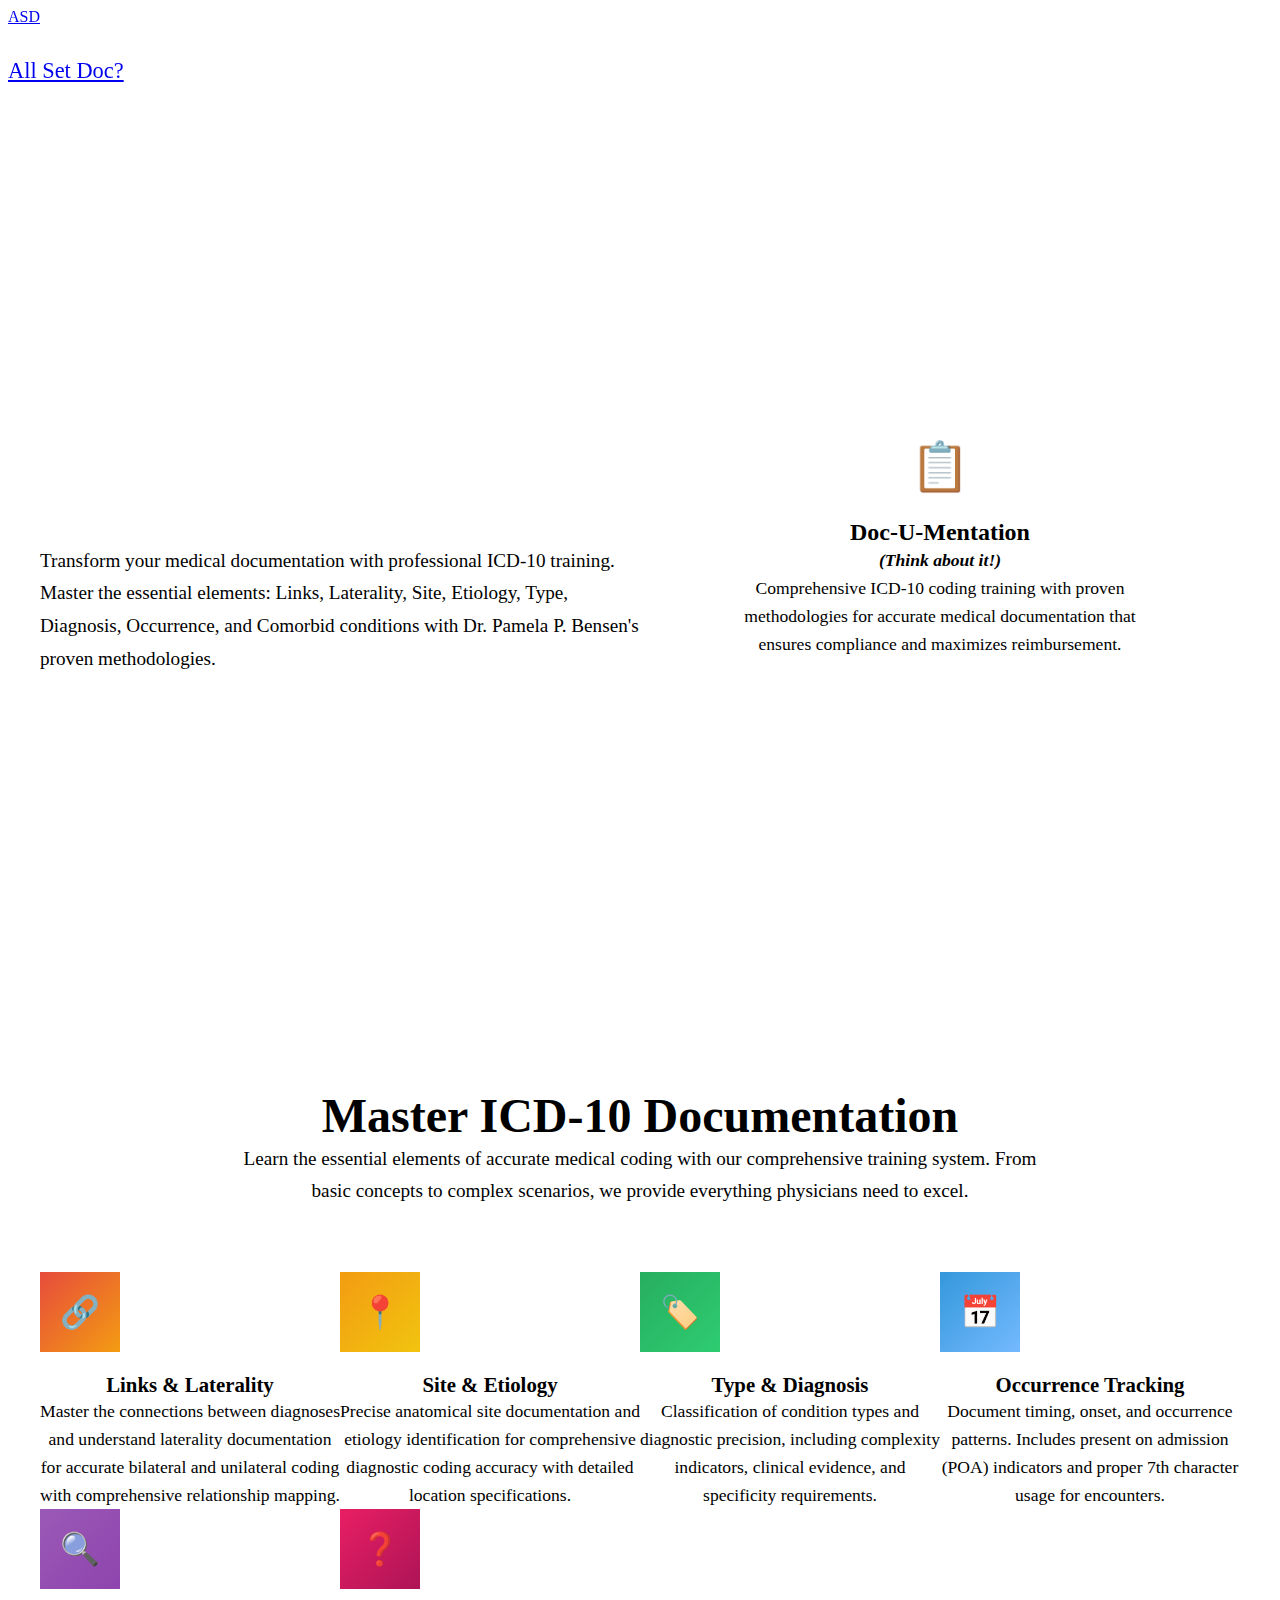
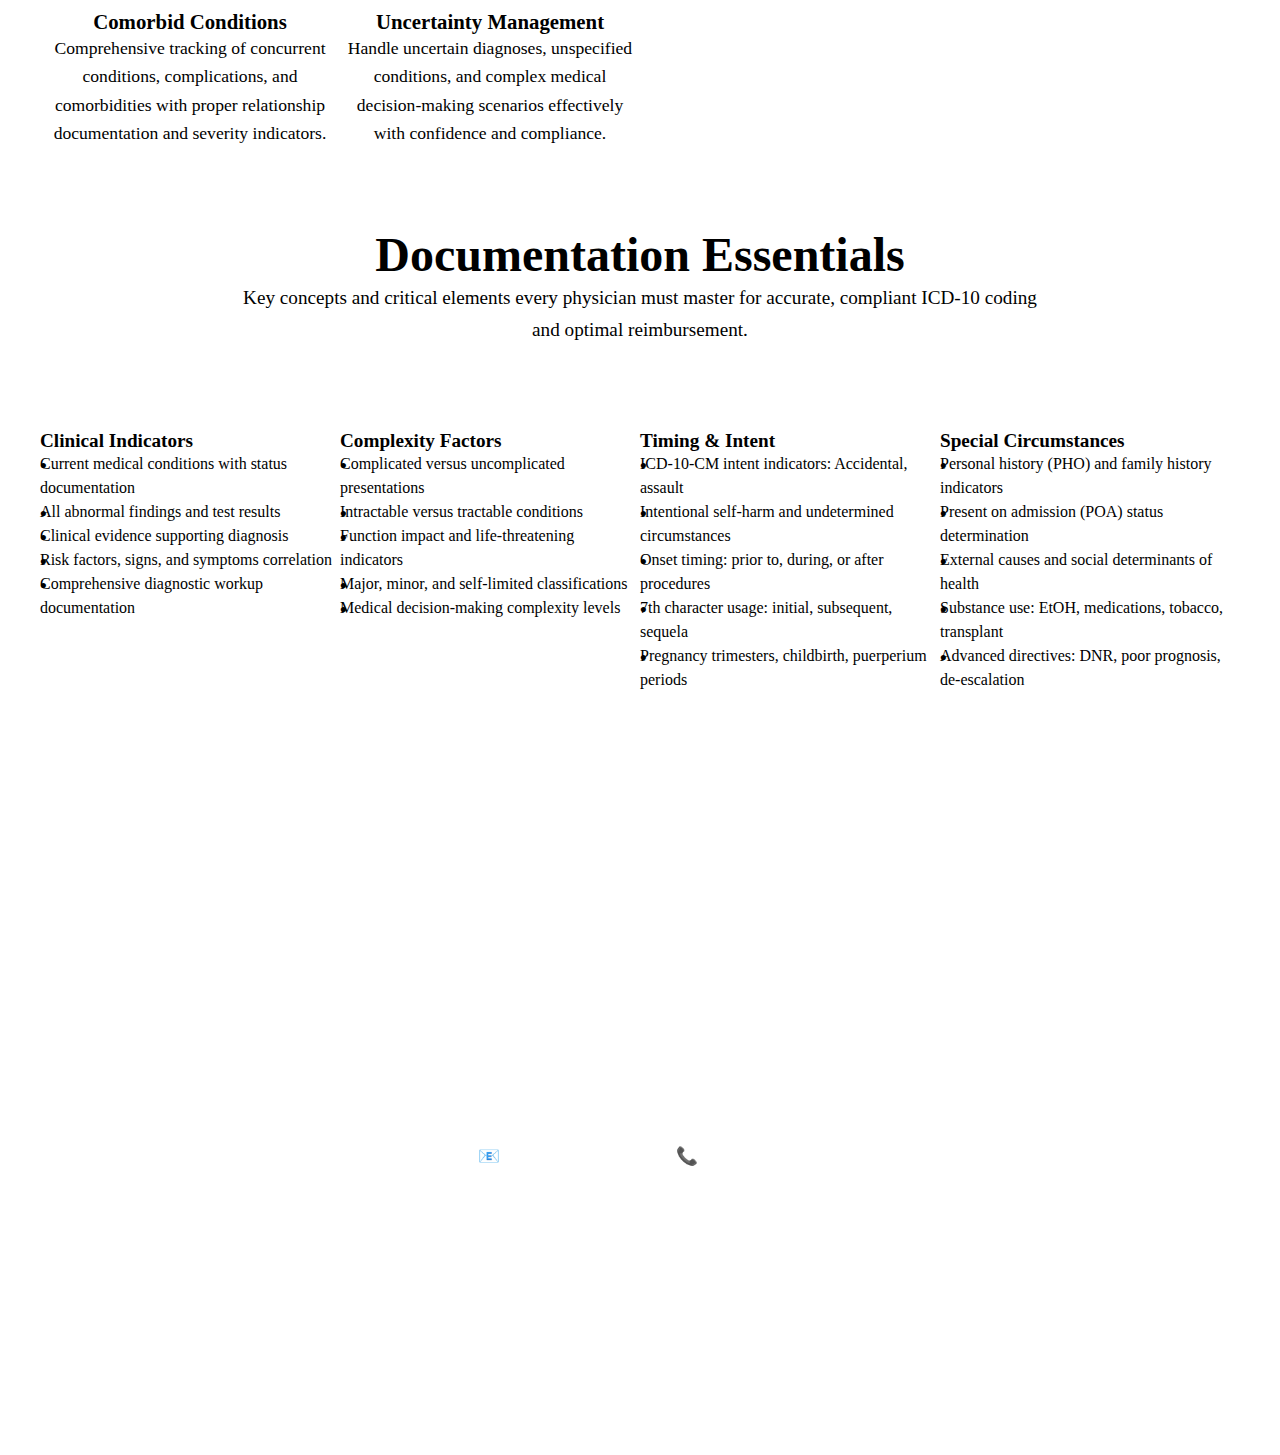
<file: index.html>
<!DOCTYPE html>
<html lang="en">
<head>
    <meta charset="UTF-8">
    <meta name="viewport" content="width=device-width, initial-scale=1.0">
    <title>All Set Doc? - Professional ICD-10 Documentation Training</title>
    <meta name="description" content="Professional ICD-10 documentation training and resources for physicians. Master essential elements with Dr. Pamela P. Bensen's proven methodologies.">
    <link rel="stylesheet" href="css/main.css">
    <link rel="stylesheet" href="css/homepage.css">
</head>
<body>
    <!-- Header -->
    <header class="header">
        <nav class="nav-container">
            <a href="index.html" class="logo">
                <div class="logo-icon">ASD</div>
                All Set Doc?
            </a>
        </nav>
    </header>

    <!-- Hero Section -->
    <section class="hero" id="home">
        <div class="hero-container">
            <div class="hero-content">
                <h1 class="hero-title">All Set Doc?</h1>
                <p class="hero-subtitle">
                    Transform your medical documentation with professional ICD-10 training. Master the essential elements: Links, Laterality, Site, Etiology, Type, Diagnosis, Occurrence, and Comorbid conditions with Dr. Pamela P. Bensen's proven methodologies.
                </p>
            </div>
            <div class="hero-visual">
                <div class="hero-card">
                    <div class="hero-card-icon">📋</div>
                    <h3>Doc-U-Mentation</h3>
                    <p><em>(Think about it!)</em><br>Comprehensive ICD-10 coding training with proven methodologies for accurate medical documentation that ensures compliance and maximizes reimbursement.</p>
                </div>
            </div>
        </div>
    </section>

    <!-- Features Section -->
    <section class="features" id="features">
        <div class="features-container">
            <div class="section-header">
                <h2 class="section-title">Master ICD-10 Documentation</h2>
                <p class="section-subtitle">
                    Learn the essential elements of accurate medical coding with our comprehensive training system.
                    From basic concepts to complex scenarios, we provide everything physicians need to excel.
                </p>
            </div>
            <div class="features-grid">
                <div class="feature-card">
                    <div class="feature-icon" style="background: linear-gradient(135deg, #e74c3c 0%, #f39c12 100%);">🔗</div>
                    <h3>Links & Laterality</h3>
                    <p>Master the connections between diagnoses and understand laterality documentation for accurate bilateral and unilateral coding with comprehensive relationship mapping.</p>
                </div>
                <div class="feature-card">
                    <div class="feature-icon" style="background: linear-gradient(135deg, #f39c12 0%, #f1c40f 100%);">📍</div>
                    <h3>Site & Etiology</h3>
                    <p>Precise anatomical site documentation and etiology identification for comprehensive diagnostic coding accuracy with detailed location specifications.</p>
                </div>
                <div class="feature-card">
                    <div class="feature-icon" style="background: linear-gradient(135deg, #27ae60 0%, #2ecc71 100%);">🏷️</div>
                    <h3>Type & Diagnosis</h3>
                    <p>Classification of condition types and diagnostic precision, including complexity indicators, clinical evidence, and specificity requirements.</p>
                </div>
                <div class="feature-card">
                    <div class="feature-icon" style="background: linear-gradient(135deg, #3498db 0%, #74b9ff 100%);">📅</div>
                    <h3>Occurrence Tracking</h3>
                    <p>Document timing, onset, and occurrence patterns. Includes present on admission (POA) indicators and proper 7th character usage for encounters.</p>
                </div>
                <div class="feature-card">
                    <div class="feature-icon" style="background: linear-gradient(135deg, #9b59b6 0%, #8e44ad 100%);">🔍</div>
                    <h3>Comorbid Conditions</h3>
                    <p>Comprehensive tracking of concurrent conditions, complications, and comorbidities with proper relationship documentation and severity indicators.</p>
                </div>
                <div class="feature-card">
                    <div class="feature-icon" style="background: linear-gradient(135deg, #e91e63 0%, #ad1457 100%);">❓</div>
                    <h3>Uncertainty Management</h3>
                    <p>Handle uncertain diagnoses, unspecified conditions, and complex medical decision-making scenarios effectively with confidence and compliance.</p>
                </div>
            </div>
            
            <!-- Documentation Essentials -->
            <div style="margin-top: 80px;">
                <div class="section-header">
                    <h2 class="section-title">Documentation Essentials</h2>
                    <p class="section-subtitle">Key concepts and critical elements every physician must master for accurate, compliant ICD-10 coding and optimal reimbursement.</p>
                </div>
                
                <div class="documentation-grid">
                    <div class="doc-category">
                        <h3>Clinical Indicators</h3>
                        <ul>
                            <li>Current medical conditions with status documentation</li>
                            <li>All abnormal findings and test results</li>
                            <li>Clinical evidence supporting diagnosis</li>
                            <li>Risk factors, signs, and symptoms correlation</li>
                            <li>Comprehensive diagnostic workup documentation</li>
                        </ul>
                    </div>
                    
                    <div class="doc-category">
                        <h3>Complexity Factors</h3>
                        <ul>
                            <li>Complicated versus uncomplicated presentations</li>
                            <li>Intractable versus tractable conditions</li>
                            <li>Function impact and life-threatening indicators</li>
                            <li>Major, minor, and self-limited classifications</li>
                            <li>Medical decision-making complexity levels</li>
                        </ul>
                    </div>
                    
                    <div class="doc-category">
                        <h3>Timing & Intent</h3>
                        <ul>
                            <li>ICD-10-CM intent indicators: Accidental, assault</li>
                            <li>Intentional self-harm and undetermined circumstances</li>
                            <li>Onset timing: prior to, during, or after procedures</li>
                            <li>7th character usage: initial, subsequent, sequela</li>
                            <li>Pregnancy trimesters, childbirth, puerperium periods</li>
                        </ul>
                    </div>
                    
                    <div class="doc-category">
                        <h3>Special Circumstances</h3>
                        <ul>
                            <li>Personal history (PHO) and family history indicators</li>
                            <li>Present on admission (POA) status determination</li>
                            <li>External causes and social determinants of health</li>
                            <li>Substance use: EtOH, medications, tobacco, transplant</li>
                            <li>Advanced directives: DNR, poor prognosis, de-escalation</li>
                        </ul>
                    </div>
                </div>
            </div>
        </div>
    </section>

    <!-- CTA Section -->
    <section class="cta-section" id="contact">
        <div class="cta-container">
            <h2 class="cta-title">Ready to Master ICD-10 Documentation?</h2>
            <p class="cta-text">
                Join Dr. Pamela P. Bensen's comprehensive training program and transform 
                your medical documentation skills with proven methodologies that ensure accuracy, compliance, and optimal reimbursement.
            </p>
            <a href="documentation.html" class="btn-cta">Get Started Today</a>
            <div class="cta-contact-info">
                <p><strong>Pamela P. Bensen, MD, MS, FACEP</strong></p>
                <p>📧 icd10MD@gmail.com | 📞 434-738-5584</p>
                <p class="tagline">"ALL SET DOC?® - Then write it!"</p>
            </div>
        </div>
    </section>

    <!-- Footer -->
    <footer class="footer">
        <div class="footer-container">
            <div class="footer-logo">All Set Doc?</div>
            <div class="footer-links">
                <a href="#privacy" class="footer-link">Privacy Policy</a>
                <a href="#terms" class="footer-link">Terms of Service</a>
                <a href="#support" class="footer-link">Support</a>
                <a href="#contact" class="footer-link">Contact Us</a>
            </div>
            <p class="footer-text">
                © 2025 All Set Doc?. All rights reserved. | Professional ICD-10 Documentation Training by Dr. Pamela P. Bensen
            </p>
        </div>
    </footer>
</body>
</html>
</file>
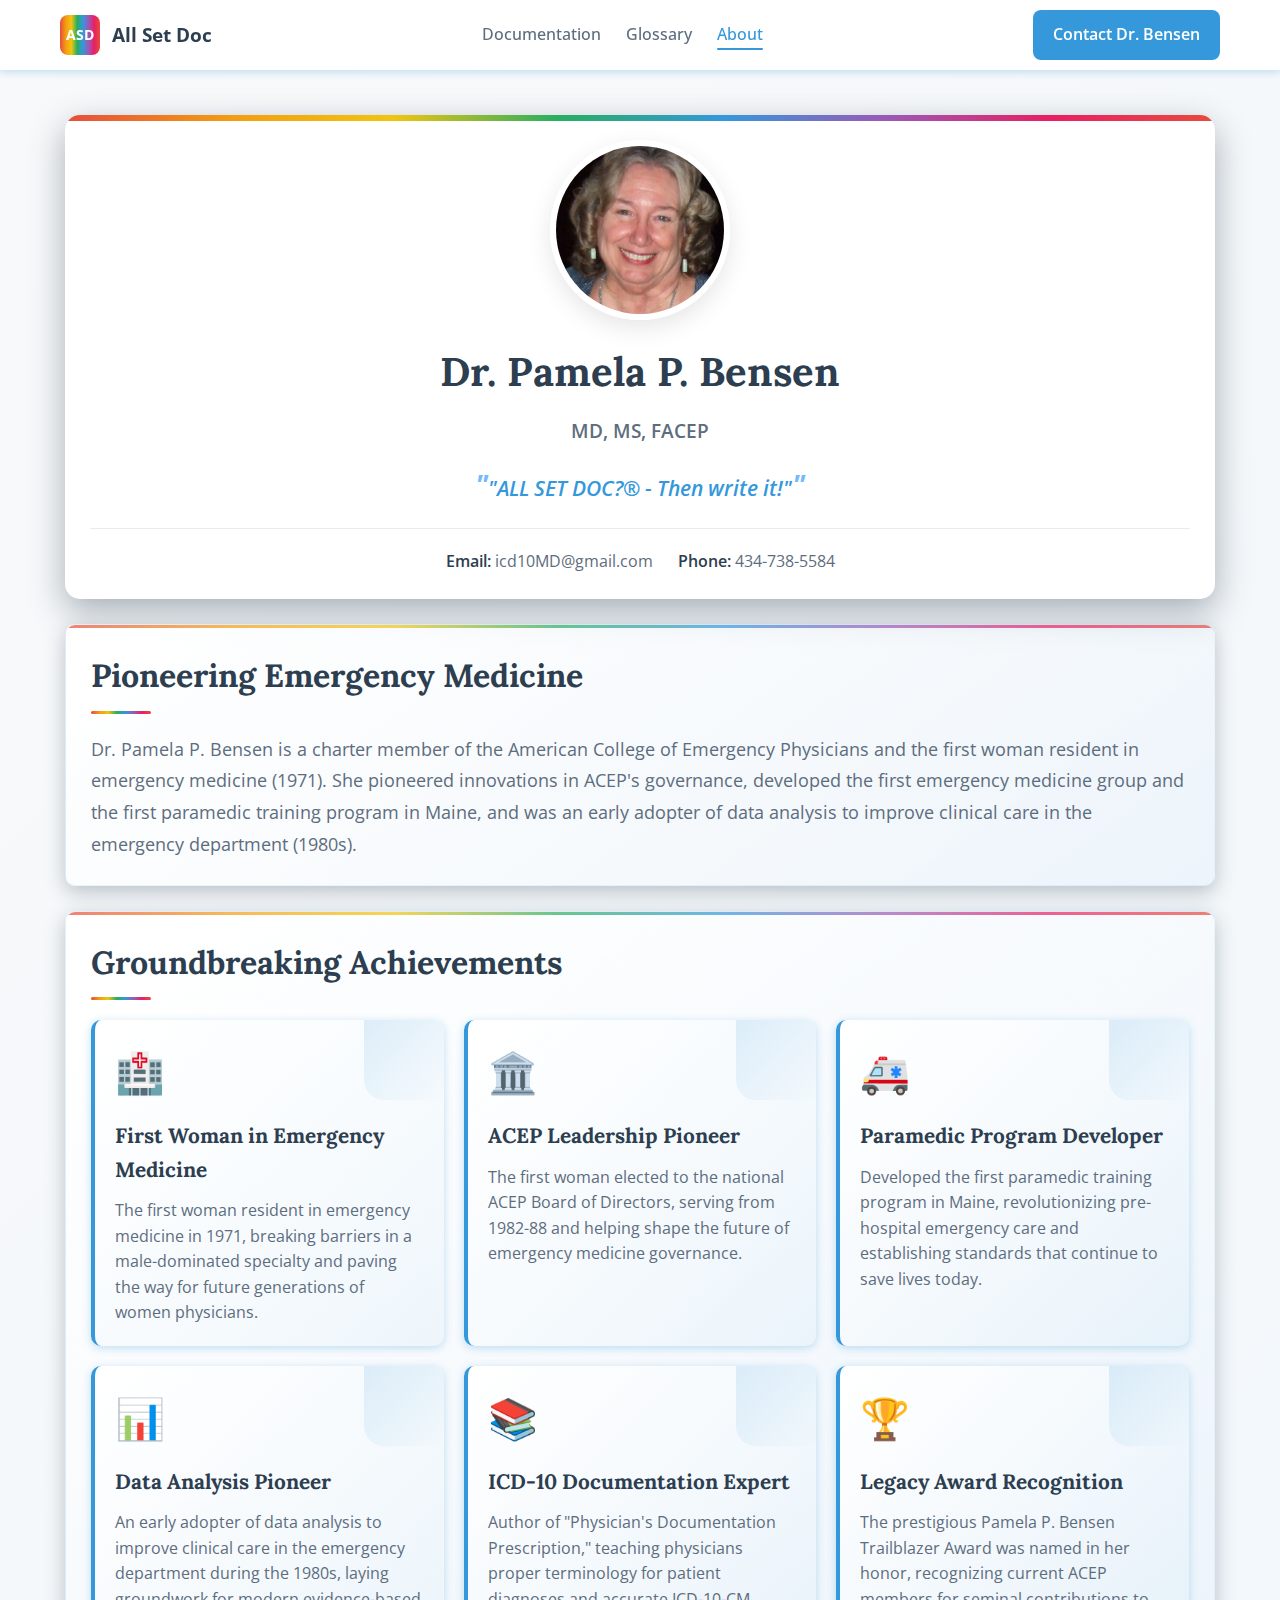
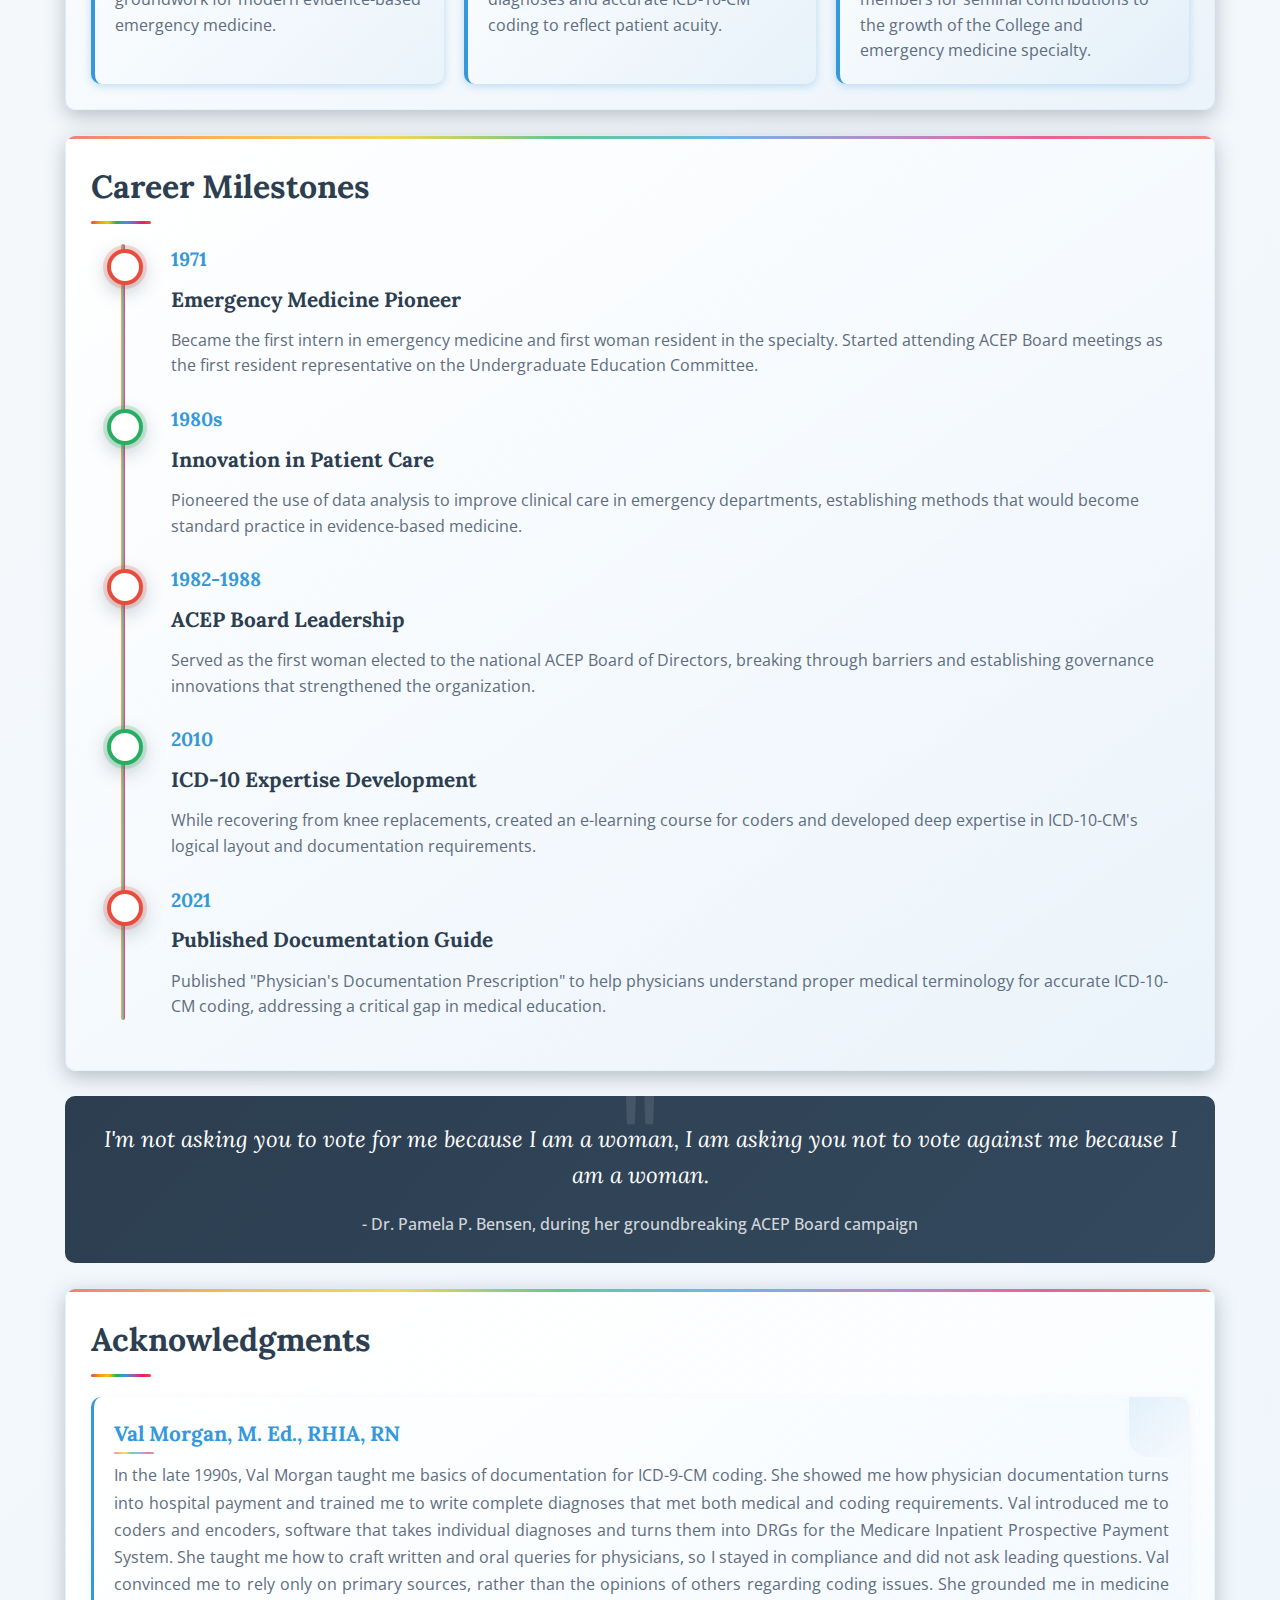
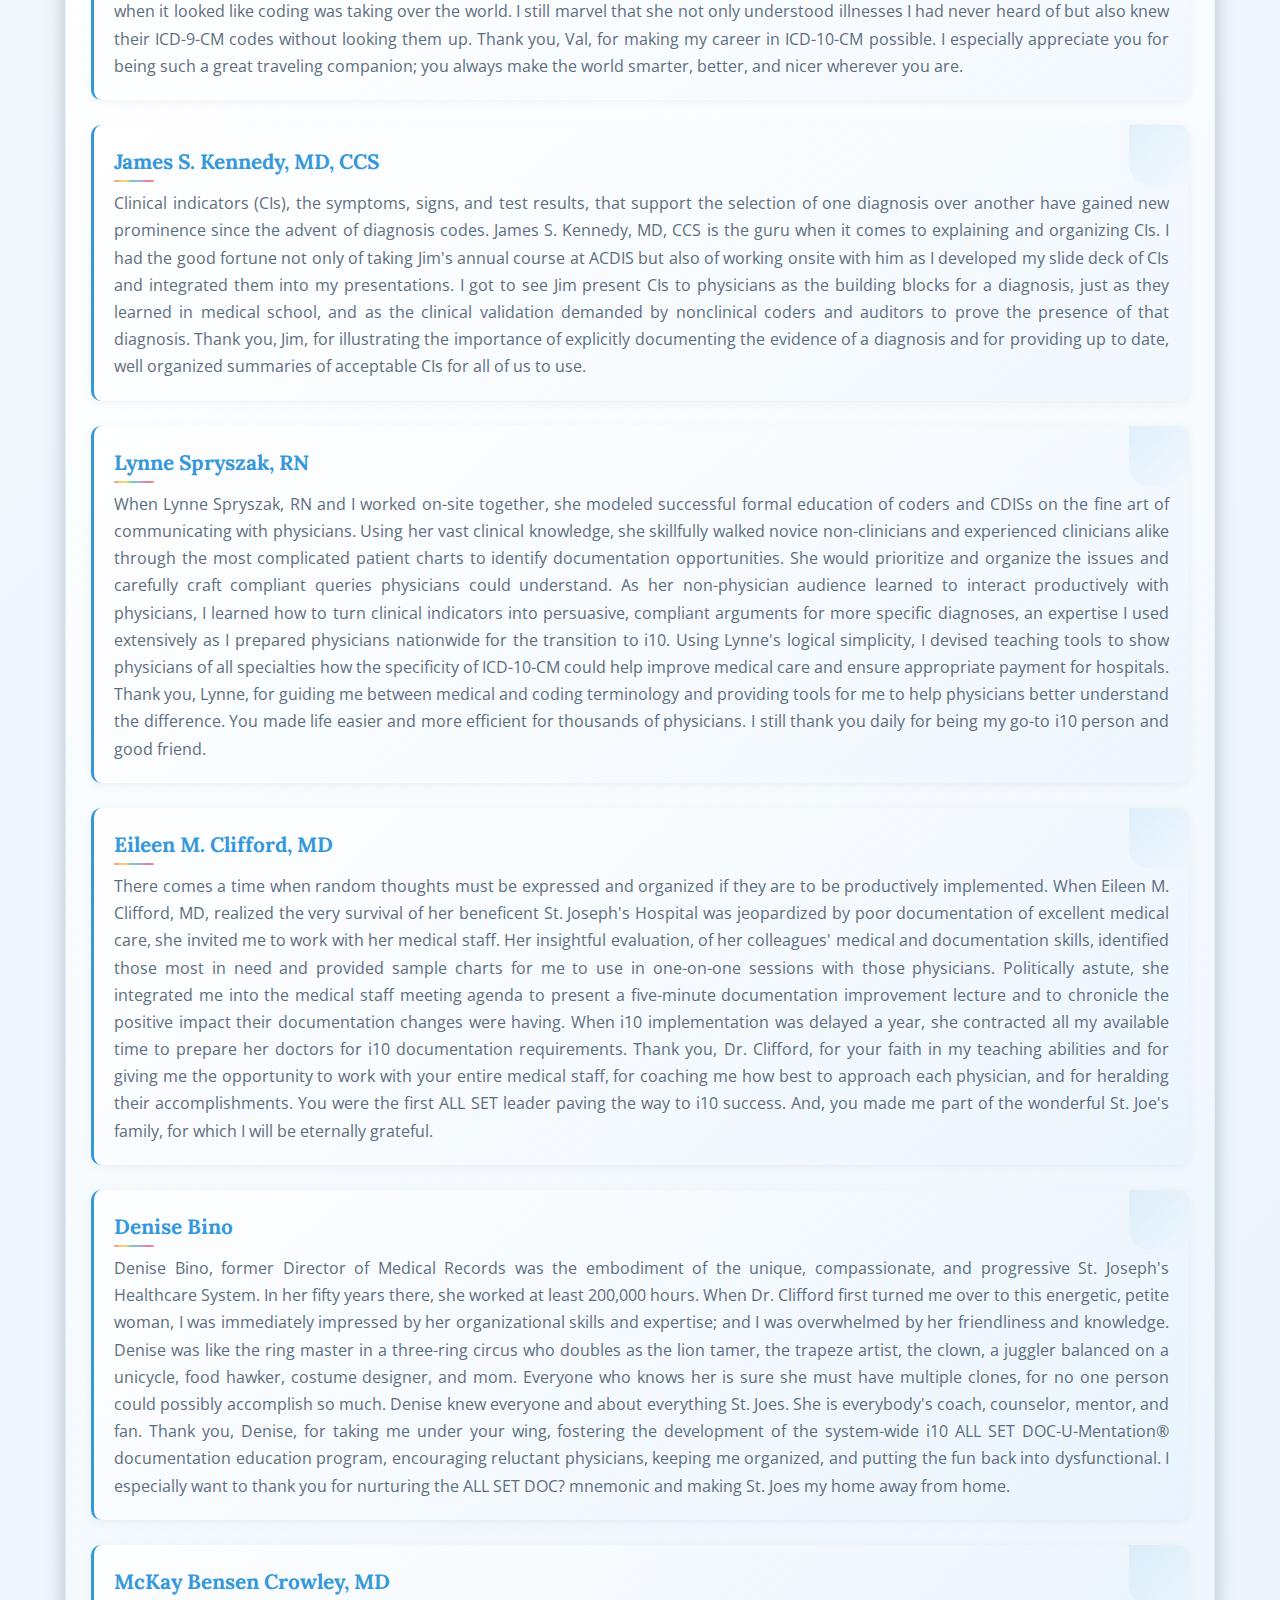
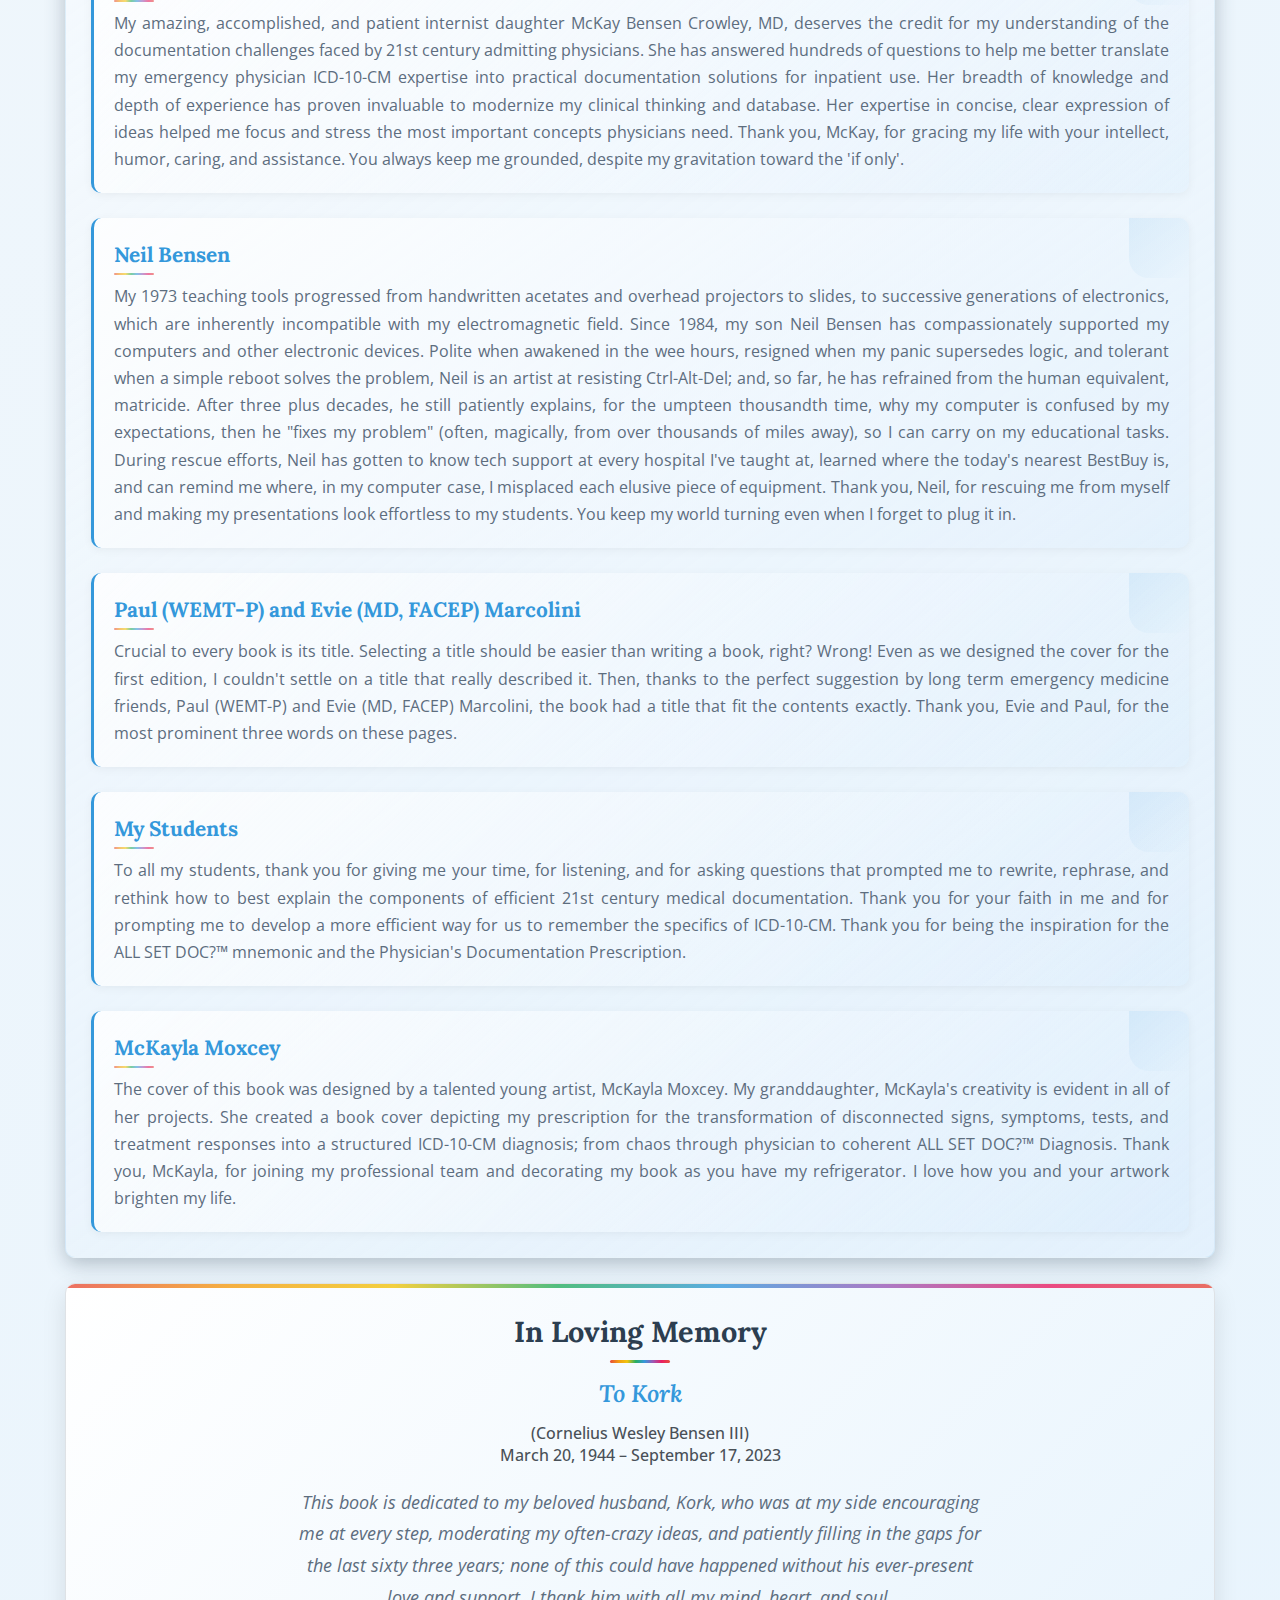
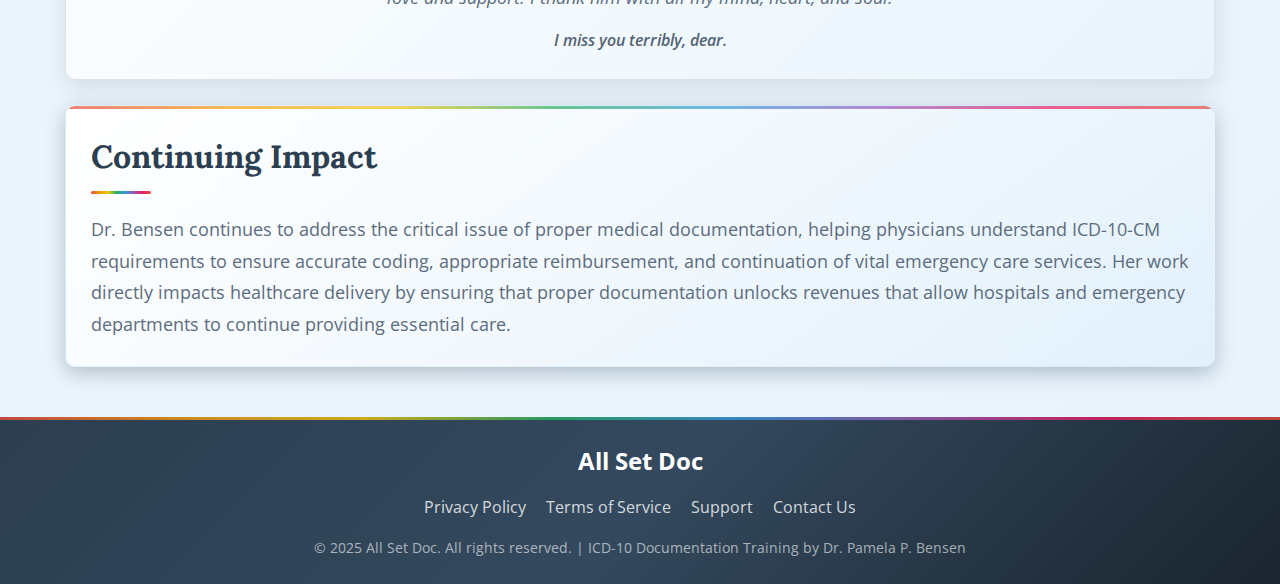
<file: about.html>
<!DOCTYPE html>
<html lang="en">
<head>
    <meta charset="UTF-8">
    <meta name="viewport" content="width=device-width, initial-scale=1.0">
    <title>About Dr. Pamela P. Bensen - All Set Doc</title>
    <meta name="description" content="Learn about Dr. Pamela P. Bensen, pioneer in emergency medicine and ICD-10 documentation expert. First woman resident in emergency medicine (1971).">
    <link href="https://fonts.googleapis.com/css2?family=Open+Sans:ital,wght@0,300;0,400;0,600;0,700;1,400&family=Lora:ital,wght@0,400;0,500;0,600;0,700;1,400&display=swap" rel="stylesheet">
    <link rel="stylesheet" href="css/about.css">
</head>
<body>
    <!-- Header -->
    <header class="header">
        <nav class="nav-container">
            <a href="index.html" class="logo">
                <div class="logo-icon">ASD</div>
                All Set Doc
            </a>
            <ul class="nav-menu">
                <li><a href="documentation.html" class="nav-link">Documentation</a></li>
                <li><a href="glossary.html" class="nav-link">Glossary</a></li>
                <li><a href="about.html" class="nav-link active">About</a></li>
            </ul>
            <a href="#contact" class="cta-button">Contact Dr. Bensen</a>
        </nav>
    </header>

    <div class="page-wrapper">
        <div class="about-container">
            <!-- Hero Section -->
            <section class="hero-section">
                <div class="hero-content">
                    <div class="profile-image">
                        <img src="img/profile-picture.png" alt="Dr. Pamela P. Bensen">
                    </div>
                    <h1 class="doctor-name">Dr. Pamela P. Bensen</h1>
                    <div class="credentials">MD, MS, FACEP</div>
                    <div class="tagline">"ALL SET DOC?® - Then write it!"</div>
                    <div class="contact-info">
                        <div class="contact-item">
                            <strong>Email:</strong> icd10MD@gmail.com
                        </div>
                        <div class="contact-item">
                            <strong>Phone:</strong> 434-738-5584
                        </div>
                    </div>
                </div>
            </section>

            <!-- Introduction -->
            <section class="section">
                <h2 class="section-title">Pioneering Emergency Medicine</h2>
                <p class="intro-text">
                    Dr. Pamela P. Bensen is a charter member of the American College of Emergency Physicians and the first woman resident in emergency medicine (1971). She pioneered innovations in ACEP's governance, developed the first emergency medicine group and the first paramedic training program in Maine, and was an early adopter of data analysis to improve clinical care in the emergency department (1980s).
                </p>
            </section>

            <!-- Key Achievements -->
            <section class="section">
                <h2 class="section-title">Groundbreaking Achievements</h2>
                <div class="achievements-grid">
                    <div class="achievement-card">
                        <div class="achievement-icon">🏥</div>
                        <h3 class="achievement-title">First Woman in Emergency Medicine</h3>
                        <p class="achievement-description">
                            The first woman resident in emergency medicine in 1971, breaking barriers in a male-dominated specialty and paving the way for future generations of women physicians.
                        </p>
                    </div>
                    
                    <div class="achievement-card">
                        <div class="achievement-icon">🏛️</div>
                        <h3 class="achievement-title">ACEP Leadership Pioneer</h3>
                        <p class="achievement-description">
                            The first woman elected to the national ACEP Board of Directors, serving from 1982-88 and helping shape the future of emergency medicine governance.
                        </p>
                    </div>
                    
                    <div class="achievement-card">
                        <div class="achievement-icon">🚑</div>
                        <h3 class="achievement-title">Paramedic Program Developer</h3>
                        <p class="achievement-description">
                            Developed the first paramedic training program in Maine, revolutionizing pre-hospital emergency care and establishing standards that continue to save lives today.
                        </p>
                    </div>
                    
                    <div class="achievement-card">
                        <div class="achievement-icon">📊</div>
                        <h3 class="achievement-title">Data Analysis Pioneer</h3>
                        <p class="achievement-description">
                            An early adopter of data analysis to improve clinical care in the emergency department during the 1980s, laying groundwork for modern evidence-based emergency medicine.
                        </p>
                    </div>
                    
                    <div class="achievement-card">
                        <div class="achievement-icon">📚</div>
                        <h3 class="achievement-title">ICD-10 Documentation Expert</h3>
                        <p class="achievement-description">
                            Author of "Physician's Documentation Prescription," teaching physicians proper terminology for patient diagnoses and accurate ICD-10-CM coding to reflect patient acuity.
                        </p>
                    </div>
                    
                    <div class="achievement-card">
                        <div class="achievement-icon">🏆</div>
                        <h3 class="achievement-title">Legacy Award Recognition</h3>
                        <p class="achievement-description">
                            The prestigious Pamela P. Bensen Trailblazer Award was named in her honor, recognizing current ACEP members for seminal contributions to the growth of the College and emergency medicine specialty.
                        </p>
                    </div>
                </div>
            </section>

            <!-- Career Timeline -->
            <section class="section">
                <h2 class="section-title">Career Milestones</h2>
                <div class="timeline">
                    <div class="timeline-item">
                        <div class="timeline-year">1971</div>
                        <div class="timeline-title">Emergency Medicine Pioneer</div>
                        <p class="timeline-description">
                            Became the first intern in emergency medicine and first woman resident in the specialty. Started attending ACEP Board meetings as the first resident representative on the Undergraduate Education Committee.
                        </p>
                    </div>
                    
                    <div class="timeline-item">
                        <div class="timeline-year">1980s</div>
                        <div class="timeline-title">Innovation in Patient Care</div>
                        <p class="timeline-description">
                            Pioneered the use of data analysis to improve clinical care in emergency departments, establishing methods that would become standard practice in evidence-based medicine.
                        </p>
                    </div>
                    
                    <div class="timeline-item">
                        <div class="timeline-year">1982-1988</div>
                        <div class="timeline-title">ACEP Board Leadership</div>
                        <p class="timeline-description">
                            Served as the first woman elected to the national ACEP Board of Directors, breaking through barriers and establishing governance innovations that strengthened the organization.
                        </p>
                    </div>
                    
                    <div class="timeline-item">
                        <div class="timeline-year">2010</div>
                        <div class="timeline-title">ICD-10 Expertise Development</div>
                        <p class="timeline-description">
                            While recovering from knee replacements, created an e-learning course for coders and developed deep expertise in ICD-10-CM's logical layout and documentation requirements.
                        </p>
                    </div>
                    
                    <div class="timeline-item">
                        <div class="timeline-year">2021</div>
                        <div class="timeline-title">Published Documentation Guide</div>
                        <p class="timeline-description">
                            Published "Physician's Documentation Prescription" to help physicians understand proper medical terminology for accurate ICD-10-CM coding, addressing a critical gap in medical education.
                        </p>
                    </div>
                </div>
            </section>

            <!-- Quote Section -->
            <section class="quote-section">
                <div class="quote-text">
                    I'm not asking you to vote for me because I am a woman, I am asking you not to vote against me because I am a woman.
                </div>
                <div class="quote-attribution">- Dr. Pamela P. Bensen, during her groundbreaking ACEP Board campaign</div>
            </section>

            <!-- Acknowledgments Section -->
            <section class="acknowledgments-section">
                <h2 class="section-title">Acknowledgments</h2>
                
                <div class="acknowledgment-item">
                    <h3 class="acknowledgment-name">Val Morgan, M. Ed., RHIA, RN</h3>
                    <p class="acknowledgment-text">
                        In the late 1990s, Val Morgan taught me basics of documentation for ICD-9-CM coding. She showed me how physician documentation turns into hospital payment and trained me to write complete diagnoses that met both medical and coding requirements. Val introduced me to coders and encoders, software that takes individual diagnoses and turns them into DRGs for the Medicare Inpatient Prospective Payment System. She taught me how to craft written and oral queries for physicians, so I stayed in compliance and did not ask leading questions. Val convinced me to rely only on primary sources, rather than the opinions of others regarding coding issues. She grounded me in medicine when it looked like coding was taking over the world. I still marvel that she not only understood illnesses I had never heard of but also knew their ICD-9-CM codes without looking them up. Thank you, Val, for making my career in ICD-10-CM possible. I especially appreciate you for being such a great traveling companion; you always make the world smarter, better, and nicer wherever you are.
                    </p>
                </div>

                <div class="acknowledgment-item">
                    <h3 class="acknowledgment-name">James S. Kennedy, MD, CCS</h3>
                    <p class="acknowledgment-text">
                        Clinical indicators (CIs), the symptoms, signs, and test results, that support the selection of one diagnosis over another have gained new prominence since the advent of diagnosis codes. James S. Kennedy, MD, CCS is the guru when it comes to explaining and organizing CIs. I had the good fortune not only of taking Jim's annual course at ACDIS but also of working onsite with him as I developed my slide deck of CIs and integrated them into my presentations. I got to see Jim present CIs to physicians as the building blocks for a diagnosis, just as they learned in medical school, and as the clinical validation demanded by nonclinical coders and auditors to prove the presence of that diagnosis. Thank you, Jim, for illustrating the importance of explicitly documenting the evidence of a diagnosis and for providing up to date, well organized summaries of acceptable CIs for all of us to use.
                    </p>
                </div>

                <div class="acknowledgment-item">
                    <h3 class="acknowledgment-name">Lynne Spryszak, RN</h3>
                    <p class="acknowledgment-text">
                        When Lynne Spryszak, RN and I worked on-site together, she modeled successful formal education of coders and CDISs on the fine art of communicating with physicians. Using her vast clinical knowledge, she skillfully walked novice non-clinicians and experienced clinicians alike through the most complicated patient charts to identify documentation opportunities. She would prioritize and organize the issues and carefully craft compliant queries physicians could understand. As her non-physician audience learned to interact productively with physicians, I learned how to turn clinical indicators into persuasive, compliant arguments for more specific diagnoses, an expertise I used extensively as I prepared physicians nationwide for the transition to i10. Using Lynne's logical simplicity, I devised teaching tools to show physicians of all specialties how the specificity of ICD-10-CM could help improve medical care and ensure appropriate payment for hospitals. Thank you, Lynne, for guiding me between medical and coding terminology and providing tools for me to help physicians better understand the difference. You made life easier and more efficient for thousands of physicians. I still thank you daily for being my go-to i10 person and good friend.
                    </p>
                </div>

                <div class="acknowledgment-item">
                    <h3 class="acknowledgment-name">Eileen M. Clifford, MD</h3>
                    <p class="acknowledgment-text">
                        There comes a time when random thoughts must be expressed and organized if they are to be productively implemented. When Eileen M. Clifford, MD, realized the very survival of her beneficent St. Joseph's Hospital was jeopardized by poor documentation of excellent medical care, she invited me to work with her medical staff. Her insightful evaluation, of her colleagues' medical and documentation skills, identified those most in need and provided sample charts for me to use in one-on-one sessions with those physicians. Politically astute, she integrated me into the medical staff meeting agenda to present a five-minute documentation improvement lecture and to chronicle the positive impact their documentation changes were having. When i10 implementation was delayed a year, she contracted all my available time to prepare her doctors for i10 documentation requirements. Thank you, Dr. Clifford, for your faith in my teaching abilities and for giving me the opportunity to work with your entire medical staff, for coaching me how best to approach each physician, and for heralding their accomplishments. You were the first ALL SET leader paving the way to i10 success. And, you made me part of the wonderful St. Joe's family, for which I will be eternally grateful.
                    </p>
                </div>

                <div class="acknowledgment-item">
                    <h3 class="acknowledgment-name">Denise Bino</h3>
                    <p class="acknowledgment-text">
                        Denise Bino, former Director of Medical Records was the embodiment of the unique, compassionate, and progressive St. Joseph's Healthcare System. In her fifty years there, she worked at least 200,000 hours. When Dr. Clifford first turned me over to this energetic, petite woman, I was immediately impressed by her organizational skills and expertise; and I was overwhelmed by her friendliness and knowledge. Denise was like the ring master in a three-ring circus who doubles as the lion tamer, the trapeze artist, the clown, a juggler balanced on a unicycle, food hawker, costume designer, and mom. Everyone who knows her is sure she must have multiple clones, for no one person could possibly accomplish so much. Denise knew everyone and about everything St. Joes. She is everybody's coach, counselor, mentor, and fan. Thank you, Denise, for taking me under your wing, fostering the development of the system-wide i10 ALL SET DOC-U-Mentation® documentation education program, encouraging reluctant physicians, keeping me organized, and putting the fun back into dysfunctional. I especially want to thank you for nurturing the ALL SET DOC? mnemonic and making St. Joes my home away from home.
                    </p>
                </div>

                <div class="acknowledgment-item">
                    <h3 class="acknowledgment-name">McKay Bensen Crowley, MD</h3>
                    <p class="acknowledgment-text">
                        My amazing, accomplished, and patient internist daughter McKay Bensen Crowley, MD, deserves the credit for my understanding of the documentation challenges faced by 21st century admitting physicians. She has answered hundreds of questions to help me better translate my emergency physician ICD-10-CM expertise into practical documentation solutions for inpatient use. Her breadth of knowledge and depth of experience has proven invaluable to modernize my clinical thinking and database. Her expertise in concise, clear expression of ideas helped me focus and stress the most important concepts physicians need. Thank you, McKay, for gracing my life with your intellect, humor, caring, and assistance. You always keep me grounded, despite my gravitation toward the 'if only'.
                    </p>
                </div>

                <div class="acknowledgment-item">
                    <h3 class="acknowledgment-name">Neil Bensen</h3>
                    <p class="acknowledgment-text">
                        My 1973 teaching tools progressed from handwritten acetates and overhead projectors to slides, to successive generations of electronics, which are inherently incompatible with my electromagnetic field. Since 1984, my son Neil Bensen has compassionately supported my computers and other electronic devices. Polite when awakened in the wee hours, resigned when my panic supersedes logic, and tolerant when a simple reboot solves the problem, Neil is an artist at resisting Ctrl-Alt-Del; and, so far, he has refrained from the human equivalent, matricide. After three plus decades, he still patiently explains, for the umpteen thousandth time, why my computer is confused by my expectations, then he "fixes my problem" (often, magically, from over thousands of miles away), so I can carry on my educational tasks. During rescue efforts, Neil has gotten to know tech support at every hospital I've taught at, learned where the today's nearest BestBuy is, and can remind me where, in my computer case, I misplaced each elusive piece of equipment. Thank you, Neil, for rescuing me from myself and making my presentations look effortless to my students. You keep my world turning even when I forget to plug it in.
                    </p>
                </div>

                <div class="acknowledgment-item">
                    <h3 class="acknowledgment-name">Paul (WEMT-P) and Evie (MD, FACEP) Marcolini</h3>
                    <p class="acknowledgment-text">
                        Crucial to every book is its title. Selecting a title should be easier than writing a book, right? Wrong! Even as we designed the cover for the first edition, I couldn't settle on a title that really described it. Then, thanks to the perfect suggestion by long term emergency medicine friends, Paul (WEMT-P) and Evie (MD, FACEP) Marcolini, the book had a title that fit the contents exactly. Thank you, Evie and Paul, for the most prominent three words on these pages.
                    </p>
                </div>

                <div class="acknowledgment-item">
                    <h3 class="acknowledgment-name">My Students</h3>
                    <p class="acknowledgment-text">
                        To all my students, thank you for giving me your time, for listening, and for asking questions that prompted me to rewrite, rephrase, and rethink how to best explain the components of efficient 21st century medical documentation. Thank you for your faith in me and for prompting me to develop a more efficient way for us to remember the specifics of ICD-10-CM. Thank you for being the inspiration for the ALL SET DOC?™ mnemonic and the Physician's Documentation Prescription.
                    </p>
                </div>

                <div class="acknowledgment-item">
                    <h3 class="acknowledgment-name">McKayla Moxcey</h3>
                    <p class="acknowledgment-text">
                        The cover of this book was designed by a talented young artist, McKayla Moxcey. My granddaughter, McKayla's creativity is evident in all of her projects. She created a book cover depicting my prescription for the transformation of disconnected signs, symptoms, tests, and treatment responses into a structured ICD-10-CM diagnosis; from chaos through physician to coherent ALL SET DOC?™ Diagnosis. Thank you, McKayla, for joining my professional team and decorating my book as you have my refrigerator. I love how you and your artwork brighten my life.
                    </p>
                </div>
            </section>

            <!-- Dedication Section -->
            <section class="dedication-section">
                <div class="dedication-content">
                    <h2 class="dedication-title">In Loving Memory</h2>
                    <div class="dedication-text">
                        <h3 class="dedication-name">To Kork</h3>
                        <p class="dedication-dates">(Cornelius Wesley Bensen III)<br>March 20, 1944 – September 17, 2023</p>
                        <p class="dedication-message">
                            This book is dedicated to my beloved husband, Kork, who was at my side encouraging me at every step, moderating my often-crazy ideas, and patiently filling in the gaps for the last sixty three years; none of this could have happened without his ever-present love and support. I thank him with all my mind, heart, and soul.
                        </p>
                        <p class="dedication-closing">I miss you terribly, dear.</p>
                    </div>
                </div>
            </section>

            <!-- Current Impact -->
            <section class="section">
                <h2 class="section-title">Continuing Impact</h2>
                <p class="intro-text">
                    Dr. Bensen continues to address the critical issue of proper medical documentation, helping physicians understand ICD-10-CM requirements to ensure accurate coding, appropriate reimbursement, and continuation of vital emergency care services. Her work directly impacts healthcare delivery by ensuring that proper documentation unlocks revenues that allow hospitals and emergency departments to continue providing essential care.
                </p>
            </section>
        </div>
    </div>

    <!-- Footer -->
    <footer class="footer">
        <div class="footer-container">
            <div class="footer-logo">All Set Doc</div>
            <div class="footer-links">
                <a href="#privacy" class="footer-link">Privacy Policy</a>
                <a href="#terms" class="footer-link">Terms of Service</a>
                <a href="#support" class="footer-link">Support</a>
                <a href="index.html#contact" class="footer-link">Contact Us</a>
            </div>
            <p class="footer-text">
                © 2025 All Set Doc. All rights reserved. | ICD-10 Documentation Training by Dr. Pamela P. Bensen
            </p>
        </div>
    </footer>
</body>
</html>
</file>
<file: css/main.css>
/* Homepage Specific CSS - All Set Doc? */
@import url('https://fonts.googleapis.com/css2?family=Open+Sans:wght@300;400;500;600;700;800&family=Lora:wght@400;500;600;700&display=swap');

/* Enhanced Typography for Homepage */
h1 { font-size: 3.5rem; font-weight: 700; }
h2 { font-size: 2.5rem; font-weight: 600; }
h3 { font-size: 1.75rem; font-weight: 600; }
h4 { font-size: 1.25rem; font-weight: 500; }

p {
    font-size: 1.1rem;
    line-height: 1.7;
}

body {
    overflow-x: hidden;
}

/* Enhanced Header for Homepage */
.header {
    background: rgba(255, 255, 255, 0.95);
    backdrop-filter: blur(10px);
    height: 80px;
    border-bottom: 1px solid var(--border-light);
}

.nav-container {
    max-width: 1400px;
    padding: 0 var(--spacing-xxl);
}

.logo {
    font-size: 1.4rem;
    gap: var(--spacing-lg);
}

.logo-icon {
    width: 50px;
    height: 50px;
    border-radius: var(--radius-lg);
    font-size: 1rem;
    box-shadow: var(--shadow-md);
}

/* Hero Section */
.hero {
    background: linear-gradient(135deg, var(--background-white) 0%, var(--blue-light) 100%);
    padding: 140px 0 100px 0;
    min-height: 100vh;
    display: flex;
    align-items: center;
    position: relative;
    overflow: hidden;
}

.hero::before {
    content: '';
    position: absolute;
    top: 0;
    right: -50%;
    width: 100%;
    height: 100%;
    background: var(--rainbow-vertical);
    opacity: 0.03;
    transform: rotate(15deg);
    z-index: 1;
}

.hero-container {
    max-width: 1400px;
    margin: 0 auto;
    padding: 0 var(--spacing-xxl);
    display: grid;
    grid-template-columns: 1.2fr 1fr;
    gap: 4rem;
    align-items: center;
    position: relative;
    z-index: 2;
}

.hero-content {
    animation: slideInLeft 1s ease-out;
}

.hero-title {
    font-size: 4rem;
    font-weight: 800;
    margin-bottom: var(--spacing-xl);
    background: var(--rainbow-gradient);
    -webkit-background-clip: text;
    background-clip: text;
    -webkit-text-fill-color: transparent;
    text-shadow: none;
}

.hero-subtitle {
    font-size: 1.3rem;
    color: var(--text-secondary);
    margin-bottom: 2.5rem;
    max-width: 600px;
    line-height: 1.6;
}

.hero-visual {
    display: flex;
    justify-content: center;
    animation: slideInRight 1s ease-out;
}

.hero-card {
    background: var(--background-white);
    padding: 3rem;
    border-radius: var(--radius-xxl);
    box-shadow: var(--shadow-page);
    text-align: center;
    max-width: 400px;
    border: 1px solid var(--border-light);
    position: relative;
    overflow: hidden;
}

.hero-card::before {
    content: '';
    position: absolute;
    top: 0;
    left: 0;
    right: 0;
    height: 5px;
    background: var(--rainbow-gradient);
}

.hero-card-icon {
    font-size: 3rem;
    margin-bottom: var(--spacing-xl);
}

.hero-card h3 {
    color: var(--text-primary);
    margin-bottom: var(--spacing-lg);
    font-size: 1.5rem;
}

.hero-card p {
    color: var(--text-secondary);
    line-height: 1.6;
    margin-bottom: 0;
}

/* Features Section */
.features {
    padding: 100px 0;
    background: var(--background-white);
    position: relative;
}

.features-container {
    max-width: 1400px;
    margin: 0 auto;
    padding: 0 var(--spacing-xxl);
}

.section-header {
    text-align: center;
    margin-bottom: 4rem;
}

.section-title {
    font-size: 3rem;
    margin-bottom: var(--spacing-xl);
    color: var(--text-primary);
}

.section-subtitle {
    font-size: 1.2rem;
    color: var(--text-secondary);
    max-width: 800px;
    margin: 0 auto;
    line-height: 1.7;
}

.features-grid {
    display: grid;
    grid-template-columns: repeat(auto-fit, minmax(350px, 1fr));
    gap: 2rem;
    margin-bottom: 5rem;
}

.feature-card {
    background: var(--background-white);
    padding: 2.5rem;
    border-radius: var(--radius-xl);
    box-shadow: var(--shadow-lg);
    text-align: center;
    transition: var(--transition-default);
    border: 1px solid var(--border-light);
    position: relative;
    overflow: hidden;
}

.feature-card::before {
    content: '';
    position: absolute;
    top: -50%;
    left: -50%;
    width: 200%;
    height: 200%;
    background: radial-gradient(circle, rgba(52, 152, 219, 0.05) 0%, transparent 70%);
    opacity: 0;
    transition: var(--transition-default);
}

.feature-card:hover::before {
    opacity: 1;
}

.feature-card:hover {
    transform: translateY(-10px);
    box-shadow: var(--shadow-xl);
}

.feature-icon {
    width: 80px;
    height: 80px;
    border-radius: var(--radius-full);
    display: flex;
    align-items: center;
    justify-content: center;
    font-size: 2rem;
    margin: 0 auto var(--spacing-xl) auto;
    box-shadow: var(--shadow-md);
}

.feature-card h3 {
    color: var(--text-primary);
    margin-bottom: var(--spacing-lg);
    font-size: 1.4rem;
}

.feature-card p {
    color: var(--text-secondary);
    line-height: 1.6;
    margin-bottom: 0;
}

/* Documentation Grid */
.documentation-grid {
    display: grid;
    grid-template-columns: repeat(auto-fit, minmax(300px, 1fr));
    gap: 2rem;
    margin-top: 3rem;
}

.doc-category {
    background: var(--background-light);
    padding: 2rem;
    border-radius: var(--radius-lg);
    border-left: 5px solid var(--blue-primary);
}

.doc-category h3 {
    color: var(--text-primary);
    margin-bottom: var(--spacing-lg);
    font-size: 1.3rem;
}

.doc-category ul {
    list-style: none;
    padding: 0;
}

.doc-category li {
    padding: var(--spacing-sm) 0;
    color: var(--text-secondary);
    position: relative;
    padding-left: var(--spacing-xl);
}

.doc-category li::before {
    content: '✓';
    position: absolute;
    left: 0;
    color: var(--blue-primary);
    font-weight: bold;
}

/* CTA Section */
.cta-section {
    background: var(--primary-dark);
    padding: 80px 0;
    text-align: center;
    position: relative;
    overflow: hidden;
}

.cta-section::before {
    content: '';
    position: absolute;
    top: 0;
    left: 0;
    right: 0;
    bottom: 0;
    background: var(--rainbow-gradient);
    opacity: 0.1;
}

.cta-container {
    max-width: 1000px;
    margin: 0 auto;
    padding: 0 var(--spacing-xxl);
    position: relative;
    z-index: 2;
}

.cta-title {
    color: white !important;
    font-size: 2.5rem;
    margin-bottom: var(--spacing-xl);
}

.cta-text {
    color: rgba(255, 255, 255, 0.9);
    font-size: 1.2rem;
    margin-bottom: 2.5rem;
    line-height: 1.6;
}

.btn-cta {
    background: var(--rainbow-gradient);
    color: white;
    padding: var(--spacing-xl) 3rem;
    border-radius: var(--radius-lg);
    font-weight: 700;
    font-size: 1.2rem;
    display: inline-block;
    transition: var(--transition-default);
    text-decoration: none;
    position: relative;
    overflow: hidden;
    box-shadow: var(--shadow-xl);
}

.btn-cta::before {
    content: '';
    position: absolute;
    top: 0;
    left: -100%;
    width: 100%;
    height: 100%;
    background: linear-gradient(90deg, transparent, rgba(255,255,255,0.3), transparent);
    transition: left 0.5s;
}

.btn-cta:hover::before {
    left: 100%;
}

.btn-cta:hover {
    transform: translateY(-3px);
    box-shadow: 0 15px 40px rgba(0,0,0,0.3);
}

.cta-contact-info {
    margin-top: 3rem;
    color: rgba(255, 255, 255, 0.8);
}

.cta-contact-info p {
    margin-bottom: var(--spacing-md);
    color: rgba(255, 255, 255, 0.8);
}

.tagline {
    font-style: italic;
    font-size: 1.1rem;
    color: rgba(255, 255, 255, 0.9) !important;
}

/* Enhanced Footer */
.footer {
    background: var(--secondary-dark);
    color: white;
    padding: 3rem 0;
}

.footer-container {
    max-width: 1400px;
    margin: 0 auto;
    padding: 0 var(--spacing-xxl);
    text-align: center;
}

.footer-logo {
    font-size: 1.5rem;
    font-weight: 700;
    font-family: var(--font-serif);
    margin-bottom: var(--spacing-xl);
}

.footer-links {
    display: flex;
    justify-content: center;
    gap: 2rem;
    margin-bottom: var(--spacing-xl);
    flex-wrap: wrap;
}

.footer-link {
    color: rgba(255, 255, 255, 0.8);
    font-weight: 500;
    transition: var(--transition-default);
}

.footer-link:hover {
    color: white;
}

.footer-text {
    color: rgba(255, 255, 255, 0.7);
    font-size: 0.9rem;
    margin: 0;
}

/* Animations */
@keyframes slideInLeft {
    from {
        opacity: 0;
        transform: translateX(-50px);
    }
    to {
        opacity: 1;
        transform: translateX(0);
    }
}

@keyframes slideInRight {
    from {
        opacity: 0;
        transform: translateX(50px);
    }
    to {
        opacity: 1;
        transform: translateX(0);
    }
}

/* Responsive Design */
@media (max-width: 1200px) {
    .hero-container {
        grid-template-columns: 1fr;
        gap: 3rem;
        text-align: center;
    }
    
    .features-grid {
        grid-template-columns: repeat(auto-fit, minmax(300px, 1fr));
    }
}

@media (max-width: 768px) {
    .nav-container {
        padding: 0 var(--spacing-lg);
    }
    
    .hero {
        padding: 120px 0 80px 0;
    }
    
    .hero-container {
        padding: 0 var(--spacing-lg);
    }
    
    .hero-title {
        font-size: 2.5rem;
    }
    
    .hero-subtitle {
        font-size: 1.1rem;
    }
    
    .section-title {
        font-size: 2rem;
    }
    
    .features-container,
    .cta-container,
    .footer-container {
        padding: 0 var(--spacing-lg);
    }
    
    .features-grid,
    .documentation-grid {
        grid-template-columns: 1fr;
    }
}

@media (max-width: 480px) {
    .hero-title {
        font-size: 2rem;
    }
    
    .section-title {
        font-size: 1.7rem;
    }
    
    .cta-title {
        font-size: 1.8rem;
    }
    
    .hero-card {
        padding: 2rem;
    }
    
    .feature-card {
        padding: 2rem;
    }
}
</file>
<file: css/homepage.css>
/* Homepage specific styles - All Set Doc */

/* Hero Section */
.hero {
    background: linear-gradient(135deg, var(--background-light) 0%, var(--blue-light) 100%);
    padding: 100px 0 60px 0;
    min-height: 80vh;
    display: flex;
    align-items: center;
}

.hero-container {
    max-width: 1200px;
    margin: 0 auto;
    padding: 0 var(--spacing-xl);
    display: grid;
    grid-template-columns: 1fr 1fr;
    gap: var(--spacing-xxl);
    align-items: center;
}

.hero-content {
    animation: slideInLeft 0.8s ease-out;
}

.hero-title {
    font-size: 3.5rem;
    font-weight: 800;
    margin-bottom: var(--spacing-lg);
    background: var(--rainbow-gradient);
    -webkit-background-clip: text;
    -webkit-text-fill-color: transparent;
    background-clip: text;
    line-height: 1.2;
}

.hero-subtitle {
    font-size: 1.2rem;
    color: var(--text-secondary);
    margin-bottom: var(--spacing-xxl);
    line-height: 1.7;
}

.hero-buttons {
    display: flex;
    gap: var(--spacing-lg);
    flex-wrap: wrap;
}

.hero-visual {
    display: flex;
    justify-content: center;
    animation: slideInRight 0.8s ease-out;
}

.hero-card {
    background: var(--background-white);
    padding: var(--spacing-xxl);
    border-radius: var(--radius-xxl);
    box-shadow: var(--shadow-xl);
    text-align: center;
    max-width: 400px;
    position: relative;
    overflow: hidden;
}

.hero-card::before {
    content: '';
    position: absolute;
    top: 0;
    left: 0;
    right: 0;
    height: 4px;
    background: var(--rainbow-gradient);
}

.hero-card-icon {
    font-size: 3rem;
    margin-bottom: var(--spacing-lg);
}

.hero-card h3 {
    font-size: 1.5rem;
    margin-bottom: var(--spacing-md);
    color: var(--text-primary);
}

.hero-card p {
    color: var(--text-secondary);
    line-height: 1.6;
    margin: 0;
}

.hero-card em {
    color: var(--blue-primary);
    font-style: italic;
    font-weight: 600;
}

/* Features Section */
.features {
    padding: 80px 0;
    background: var(--background-white);
}

.features-container {
    max-width: 1200px;
    margin: 0 auto;
    padding: 0 var(--spacing-xl);
}

.features-grid {
    display: grid;
    grid-template-columns: repeat(auto-fit, minmax(300px, 1fr));
    gap: var(--spacing-xxl);
    margin-bottom: 60px;
}

.feature-card {
    background: var(--background-white);
    padding: var(--spacing-xxl);
    border-radius: var(--radius-lg);
    box-shadow: var(--shadow-md);
    text-align: center;
    transition: var(--transition-default);
    border: 1px solid var(--border-light);
    position: relative;
    overflow: hidden;
}

.feature-card::before {
    content: '';
    position: absolute;
    top: 0;
    left: 0;
    right: 0;
    height: 3px;
    background: var(--rainbow-gradient);
    transform: scaleX(0);
    transition: transform 0.3s ease;
}

.feature-card:hover::before {
    transform: scaleX(1);
}

.feature-card:hover {
    transform: translateY(-5px);
    box-shadow: var(--shadow-xl);
}

.feature-icon {
    width: 80px;
    height: 80px;
    border-radius: var(--radius-full);
    display: flex;
    align-items: center;
    justify-content: center;
    font-size: 2rem;
    margin: 0 auto var(--spacing-lg) auto;
    color: white;
}

.feature-card h3 {
    font-size: 1.3rem;
    margin-bottom: var(--spacing-md);
    color: var(--text-primary);
}

.feature-card p {
    color: var(--text-secondary);
    line-height: 1.6;
    margin: 0;
}

/* Documentation Grid */
.documentation-grid {
    display: grid;
    grid-template-columns: repeat(auto-fit, minmax(280px, 1fr));
    gap: var(--spacing-xxl);
    margin-top: var(--spacing-xxl);
}

.doc-category {
    background: var(--background-light);
    padding: var(--spacing-xxl);
    border-radius: var(--radius-lg);
    border-left: 4px solid var(--blue-primary);
    transition: var(--transition-default);
}

.doc-category:hover {
    transform: translateY(-2px);
    box-shadow: var(--shadow-md);
}

.doc-category h3 {
    font-size: 1.2rem;
    margin-bottom: var(--spacing-lg);
    color: var(--text-primary);
    font-family: var(--font-primary);
    font-weight: 700;
}

.doc-category ul {
    list-style: none;
    padding: 0;
    margin: 0;
}

.doc-category li {
    padding: var(--spacing-sm) 0;
    color: var(--text-secondary);
    position: relative;
    padding-left: var(--spacing-lg);
    line-height: 1.5;
}

.doc-category li::before {
    content: '•';
    position: absolute;
    left: 0;
    color: var(--blue-primary);
    font-weight: bold;
    font-size: 1.2rem;
}

/* CTA Section */
.cta-section {
    background: linear-gradient(135deg, var(--primary-dark) 0%, var(--secondary-dark) 100%);
    padding: 80px 0;
    text-align: center;
    color: white;
    position: relative;
    overflow: hidden;
}

.cta-section::before {
    content: '';
    position: absolute;
    top: 0;
    left: 0;
    right: 0;
    bottom: 0;
    background: url('data:image/svg+xml,<svg xmlns="http://www.w3.org/2000/svg" viewBox="0 0 100 100"><defs><pattern id="grain" width="100" height="100" patternUnits="userSpaceOnUse"><circle cx="25" cy="25" r="1" fill="rgba(255,255,255,0.1)"/><circle cx="75" cy="75" r="1" fill="rgba(255,255,255,0.1)"/><circle cx="50" cy="10" r="0.5" fill="rgba(255,255,255,0.05)"/><circle cx="10" cy="50" r="0.5" fill="rgba(255,255,255,0.05)"/></pattern></defs><rect width="100" height="100" fill="url(%23grain)"/></svg>');
    opacity: 0.3;
}

.cta-container {
    max-width: 800px;
    margin: 0 auto;
    padding: 0 var(--spacing-xl);
    position: relative;
    z-index: 1;
}

.cta-title {
    font-size: 2.5rem;
    margin-bottom: var(--spacing-lg);
    font-weight: 700;
}

.cta-text {
    font-size: 1.2rem;
    margin-bottom: var(--spacing-xxl);
    line-height: 1.7;
    color: rgba(255, 255, 255, 0.9);
}

.cta-contact-info {
    margin-top: var(--spacing-xxl);
    padding-top: var(--spacing-xxl);
    border-top: 1px solid rgba(255, 255, 255, 0.2);
}

.cta-contact-info p {
    margin-bottom: var(--spacing-md);
    color: rgba(255, 255, 255, 0.9);
}

.cta-contact-info .tagline {
    font-style: italic;
    font-size: 1.1rem;
    color: var(--blue-accent);
    font-weight: 600;
    margin: 0;
}

/* Animations */
@keyframes slideInLeft {
    from {
        opacity: 0;
        transform: translateX(-50px);
    }
    to {
        opacity: 1;
        transform: translateX(0);
    }
}

@keyframes slideInRight {
    from {
        opacity: 0;
        transform: translateX(50px);
    }
    to {
        opacity: 1;
        transform: translateX(0);
    }
}

@keyframes fadeInUp {
    from {
        opacity: 0;
        transform: translateY(30px);
    }
    to {
        opacity: 1;
        transform: translateY(0);
    }
}

/* Responsive Design */
@media (max-width: 1024px) {
    .hero-container {
        grid-template-columns: 1fr;
        gap: var(--spacing-xxl);
        text-align: center;
    }
    
    .hero-title {
        font-size: 3rem;
    }
    
    .features-grid {
        grid-template-columns: repeat(auto-fit, minmax(280px, 1fr));
        gap: var(--spacing-xl);
    }
    
    .documentation-grid {
        grid-template-columns: repeat(auto-fit, minmax(250px, 1fr));
        gap: var(--spacing-xl);
    }
}

@media (max-width: 768px) {
    .hero {
        padding: 80px 0 40px 0;
        min-height: 70vh;
    }
    
    .hero-title {
        font-size: 2.5rem;
    }
    
    .hero-subtitle {
        font-size: 1.1rem;
    }
    
    .hero-buttons {
        justify-content: center;
    }
    
    .features {
        padding: 60px 0;
    }
    
    .features-grid {
        grid-template-columns: 1fr;
        gap: var(--spacing-xl);
    }
    
    .feature-card {
        padding: var(--spacing-xl);
    }
    
    .feature-icon {
        width: 60px;
        height: 60px;
        font-size: 1.5rem;
    }
    
    .documentation-grid {
        grid-template-columns: 1fr;
        gap: var(--spacing-lg);
    }
    
    .doc-category {
        padding: var(--spacing-xl);
    }
    
    .cta-section {
        padding: 60px 0;
    }
    
    .cta-title {
        font-size: 2rem;
    }
    
    .cta-text {
        font-size: 1.1rem;
    }
}

@media (max-width: 480px) {
    .hero {
        padding: 60px 0 30px 0;
    }
    
    .hero-title {
        font-size: 2rem;
    }
    
    .hero-subtitle {
        font-size: 1rem;
    }
    
    .hero-card {
        padding: var(--spacing-xl);
    }
    
    .feature-card {
        padding: var(--spacing-lg);
    }
    
    .doc-category {
        padding: var(--spacing-lg);
    }
    
    .cta-title {
        font-size: 1.7rem;
    }
    
    .hero-buttons {
        flex-direction: column;
        align-items: center;
    }
    
    .btn {
        width: 100%;
        max-width: 250px;
    }
}
</file>
<file: css/about.css>
/* About page specific styles - All Set Doc */

:root {
    /* Colors */
    --primary-dark: #2c3e50;
    --secondary-dark: #34495e;
    --text-primary: #2c3e50;
    --text-secondary: #5d6d7e;
    --text-muted: #495057;
    --background-light: #f8f9fa;
    --background-white: #ffffff;
    --border-light: #e9ecef;
    --border-lighter: #dee2e6;
    --blue-primary: #3498db;
    --blue-secondary: #2980b9;
    --blue-light: #e8f4fd;
    --blue-accent: #74b9ff;
    
    /* Rainbow Gradient */
    --rainbow-gradient: linear-gradient(90deg,
        #e74c3c 0%,
        #f39c12 14.28%,
        #f1c40f 28.57%,
        #27ae60 42.86%,
        #3498db 57.14%,
        #9b59b6 71.43%,
        #e91e63 85.71%,
        #e74c3c 100%);
    
    /* Rainbow Vertical Gradient */
    --rainbow-vertical: linear-gradient(180deg,
        #e74c3c 0%,
        #f39c12 14.28%,
        #f1c40f 28.57%,
        #27ae60 42.86%,
        #3498db 57.14%,
        #9b59b6 71.43%,
        #e91e63 85.71%,
        #e74c3c 100%);
    
    /* Fonts */
    --font-primary: 'Open Sans', sans-serif;
    --font-serif: 'Lora', serif;
    
    /* Spacing */
    --spacing-xs: 5px;
    --spacing-sm: 8px;
    --spacing-md: 12px;
    --spacing-lg: 15px;
    --spacing-xl: 20px;
    --spacing-xxl: 25px;
    
    /* Border Radius */
    --radius-sm: 6px;
    --radius-md: 8px;
    --radius-lg: 10px;
    --radius-xl: 12px;
    --radius-xxl: 15px;
    --radius-full: 20px;
    
    /* Shadows */
    --shadow-sm: 0 2px 8px rgba(52, 152, 219, 0.3);
    --shadow-md: 0 6px 20px rgba(44, 62, 80, 0.3);
    --shadow-lg: 0 8px 25px rgba(0, 0, 0, 0.1);
    --shadow-xl: 0 12px 35px rgba(44, 62, 80, 0.4);
    --shadow-page: 0 20px 60px rgba(0, 0, 0, 0.1);
    
    /* Transitions */
    --transition-default: all 0.3s ease;
}

* {
    margin: 0;
    padding: 0;
    box-sizing: border-box;
}

body {
    font-family: var(--font-primary);
    line-height: 1.6;
    color: var(--text-primary);
    background: var(--background-light);
}

/* Header Styles */
.header {
    background: var(--background-white);
    box-shadow: var(--shadow-sm);
    position: fixed;
    top: 0;
    left: 0;
    right: 0;
    z-index: 1000;
    height: 70px;
}

.nav-container {
    max-width: 1200px;
    margin: 0 auto;
    display: flex;
    align-items: center;
    justify-content: space-between;
    padding: 0 var(--spacing-xl);
    height: 100%;
}

.logo {
    display: flex;
    align-items: center;
    gap: var(--spacing-md);
    text-decoration: none;
    color: var(--text-primary);
    font-weight: 700;
    font-size: 1.2rem;
}

.logo-icon {
    background: var(--rainbow-gradient);
    color: white;
    width: 40px;
    height: 40px;
    border-radius: var(--radius-md);
    display: flex;
    align-items: center;
    justify-content: center;
    font-weight: 700;
    font-size: 0.9rem;
}

.nav-menu {
    display: flex;
    list-style: none;
    gap: var(--spacing-xxl);
}

.nav-link {
    text-decoration: none;
    color: var(--text-secondary);
    font-weight: 500;
    transition: var(--transition-default);
    position: relative;
}

.nav-link:hover,
.nav-link.active {
    color: var(--blue-primary);
}

.nav-link.active::after {
    content: '';
    position: absolute;
    bottom: -5px;
    left: 0;
    right: 0;
    height: 2px;
    background: var(--blue-primary);
    border-radius: var(--radius-sm);
}

.cta-button {
    background: var(--blue-primary);
    color: white;
    padding: var(--spacing-md) var(--spacing-xl);
    border-radius: var(--radius-md);
    text-decoration: none;
    font-weight: 600;
    transition: var(--transition-default);
}

.cta-button:hover {
    background: var(--blue-secondary);
    transform: translateY(-2px);
    box-shadow: var(--shadow-md);
}

/* Main Content */
.page-wrapper {
    background: linear-gradient(135deg, var(--background-light) 0%, var(--blue-light) 100%);
    min-height: 100vh;
    padding-top: 90px;
}

.about-container {
    max-width: 1200px;
    margin: 0 auto;
    padding: var(--spacing-xxl);
}

/* Hero Section */
.hero-section {
    background: var(--background-white);
    border-radius: var(--radius-xxl);
    box-shadow: var(--shadow-xl);
    padding: var(--spacing-xxl);
    text-align: center;
    margin-bottom: var(--spacing-xxl);
    position: relative;
    overflow: hidden;
}

.hero-section::before {
    content: '';
    position: absolute;
    top: 0;
    left: 0;
    right: 0;
    height: 6px;
    background: var(--rainbow-gradient);
}

.profile-image {
    width: 180px;
    height: 180px;
    margin: 0 auto var(--spacing-xl) auto;
    position: relative;
}

.profile-image img {
    width: 100%;
    height: 100%;
    border-radius: 50%;
    object-fit: cover;
    border: 6px solid var(--background-white);
    box-shadow: var(--shadow-lg);
}

.profile-image::after {
    content: '';
    position: absolute;
    top: -6px;
    left: -6px;
    right: -6px;
    bottom: -6px;
    border-radius: 50%;
    background: var(--rainbow-gradient);
    z-index: -1;
}

.doctor-name {
    font-size: 2.5rem;
    font-weight: 700;
    margin-bottom: var(--spacing-md);
    color: var(--text-primary);
    font-family: var(--font-serif);
}

.credentials {
    font-size: 1.2rem;
    color: var(--text-secondary);
    margin-bottom: var(--spacing-lg);
    font-weight: 600;
}

.tagline {
    font-size: 1.3rem;
    color: var(--blue-primary);
    font-style: italic;
    font-weight: 600;
    margin-bottom: var(--spacing-xl);
    position: relative;
}

.tagline::before,
.tagline::after {
    content: '"';
    font-size: 1.8rem;
    color: var(--blue-accent);
    font-weight: 700;
}

.contact-info {
    display: flex;
    justify-content: center;
    gap: var(--spacing-xxl);
    flex-wrap: wrap;
    margin-top: var(--spacing-xl);
    padding-top: var(--spacing-xl);
    border-top: 1px solid var(--border-light);
}

.contact-item {
    color: var(--text-secondary);
    font-size: 1rem;
}

.contact-item strong {
    color: var(--text-primary);
    font-weight: 600;
}

/* Section Styles */
.section {
    background: linear-gradient(145deg, var(--background-white) 0%, rgba(116, 185, 255, 0.05) 100%);
    padding: var(--spacing-xxl);
    border-radius: var(--radius-lg);
    box-shadow: var(--shadow-md);
    margin-bottom: var(--spacing-xxl);
    border: 1px solid rgba(52, 152, 219, 0.1);
    position: relative;
    overflow: hidden;
}

.section::before {
    content: '';
    position: absolute;
    top: 0;
    left: 0;
    right: 0;
    height: 3px;
    background: var(--rainbow-gradient);
    opacity: 0.7;
}

.section-title {
    font-size: 2rem;
    font-weight: 700;
    margin-bottom: var(--spacing-xl);
    color: var(--text-primary);
    font-family: var(--font-serif);
    position: relative;
    padding-bottom: var(--spacing-md);
}

.section-title::after {
    content: '';
    position: absolute;
    bottom: 0;
    left: 0;
    width: 60px;
    height: 3px;
    background: var(--rainbow-gradient);
    border-radius: var(--radius-sm);
}

.intro-text {
    font-size: 1.1rem;
    line-height: 1.8;
    color: var(--text-secondary);
    margin: 0;
}

/* Achievements Grid */
.achievements-grid {
    display: grid;
    grid-template-columns: repeat(auto-fit, minmax(300px, 1fr));
    gap: var(--spacing-xl);
    margin-top: var(--spacing-xl);
}

.achievement-card {
    background: linear-gradient(135deg, var(--background-white) 0%, rgba(52, 152, 219, 0.05) 100%);
    padding: var(--spacing-xl);
    border-radius: var(--radius-lg);
    border-left: 4px solid var(--blue-primary);
    transition: var(--transition-default);
    position: relative;
    overflow: hidden;
    box-shadow: var(--shadow-sm);
}

.achievement-card::before {
    content: '';
    position: absolute;
    top: 0;
    right: 0;
    width: 80px;
    height: 80px;
    background: linear-gradient(135deg, rgba(52, 152, 219, 0.15), transparent);
    border-bottom-left-radius: var(--radius-full);
}

.achievement-card:hover {
    transform: translateY(-5px);
    box-shadow: var(--shadow-lg);
    border-left: 4px solid transparent;
    border-image: var(--rainbow-gradient) 1;
    background: linear-gradient(135deg, var(--background-white) 0%, rgba(116, 185, 255, 0.1) 100%);
}

.achievement-icon {
    font-size: 2.5rem;
    margin-bottom: var(--spacing-lg);
    display: block;
}

.achievement-title {
    font-size: 1.3rem;
    font-weight: 700;
    color: var(--text-primary);
    margin-bottom: var(--spacing-md);
    font-family: var(--font-serif);
}

.achievement-description {
    color: var(--text-secondary);
    line-height: 1.6;
    margin: 0;
}

/* Timeline */
.timeline {
    position: relative;
    margin-top: var(--spacing-xl);
}

.timeline::before {
    content: '';
    position: absolute;
    left: 30px;
    top: 0;
    bottom: 0;
    width: 4px;
    background: var(--rainbow-gradient);
    border-radius: var(--radius-sm);
    opacity: 0.8;
}

.timeline-item {
    position: relative;
    padding-left: 80px;
    margin-bottom: var(--spacing-xxl);
}

.timeline-item::before {
    content: '';
    position: absolute;
    left: 16px;
    top: 5px;
    width: 28px;
    height: 28px;
    background: var(--background-white);
    border-radius: 50%;
    border: 4px solid var(--blue-primary);
    box-shadow: 0 0 0 4px rgba(52, 152, 219, 0.2), var(--shadow-md);
    z-index: 1;
}

.timeline-item:nth-child(odd)::before {
    border-color: #e74c3c;
    box-shadow: 0 0 0 4px rgba(231, 76, 60, 0.2), var(--shadow-md);
}

.timeline-item:nth-child(even)::before {
    border-color: #27ae60;
    box-shadow: 0 0 0 4px rgba(39, 174, 96, 0.2), var(--shadow-md);
}

.timeline-year {
    font-size: 1.2rem;
    font-weight: 700;
    color: var(--blue-primary);
    margin-bottom: var(--spacing-sm);
    font-family: var(--font-serif);
}

.timeline-title {
    font-size: 1.3rem;
    font-weight: 700;
    color: var(--text-primary);
    margin-bottom: var(--spacing-md);
    font-family: var(--font-serif);
}

.timeline-description {
    color: var(--text-secondary);
    line-height: 1.6;
    margin: 0;
}

/* Quote Section */
.quote-section {
    background: linear-gradient(135deg, var(--primary-dark) 0%, var(--secondary-dark) 100%);
    color: white;
    padding: var(--spacing-xxl);
    border-radius: var(--radius-lg);
    text-align: center;
    position: relative;
    overflow: hidden;
    margin-bottom: var(--spacing-xxl);
}

.quote-section::before {
    content: '"';
    position: absolute;
    top: -20px;
    left: 50%;
    transform: translateX(-50%);
    font-size: 8rem;
    color: rgba(255, 255, 255, 0.1);
    font-family: var(--font-serif);
    line-height: 1;
}

.quote-text {
    font-size: 1.4rem;
    font-style: italic;
    line-height: 1.6;
    margin-bottom: var(--spacing-xl);
    position: relative;
    z-index: 1;
    font-family: var(--font-serif);
}

.quote-attribution {
    font-size: 1rem;
    color: rgba(255, 255, 255, 0.8);
    font-weight: 500;
    margin: 0;
}

/* Acknowledgments Section */
.acknowledgments-section {
    background: linear-gradient(145deg, var(--background-white) 0%, rgba(116, 185, 255, 0.05) 100%);
    padding: var(--spacing-xxl);
    border-radius: var(--radius-lg);
    box-shadow: var(--shadow-md);
    margin-bottom: var(--spacing-xxl);
    border: 1px solid rgba(52, 152, 219, 0.1);
    position: relative;
    overflow: hidden;
}

.acknowledgments-section::before {
    content: '';
    position: absolute;
    top: 0;
    left: 0;
    right: 0;
    height: 3px;
    background: var(--rainbow-gradient);
    opacity: 0.7;
}

.acknowledgment-item {
    margin-bottom: var(--spacing-xxl);
    padding: var(--spacing-xl);
    background: linear-gradient(135deg, rgba(255, 255, 255, 0.8) 0%, rgba(116, 185, 255, 0.05) 100%);
    border-radius: var(--radius-lg);
    border-left: 3px solid var(--blue-primary);
    box-shadow: 0 2px 10px rgba(0, 0, 0, 0.05);
    transition: var(--transition-default);
    position: relative;
    overflow: hidden;
}

.acknowledgment-item::before {
    content: '';
    position: absolute;
    top: 0;
    right: 0;
    width: 60px;
    height: 60px;
    background: linear-gradient(135deg, rgba(52, 152, 219, 0.1), transparent);
    border-bottom-left-radius: var(--radius-full);
}

.acknowledgment-item:hover {
    transform: translateY(-2px);
    box-shadow: var(--shadow-md);
    border-left-color: var(--blue-secondary);
}

.acknowledgment-item:last-child {
    margin-bottom: 0;
}

.acknowledgment-name {
    font-size: 1.3rem;
    font-weight: 700;
    color: var(--blue-primary);
    margin-bottom: var(--spacing-md);
    font-family: var(--font-serif);
    position: relative;
}

.acknowledgment-name::after {
    content: '';
    position: absolute;
    bottom: -4px;
    left: 0;
    width: 40px;
    height: 2px;
    background: var(--rainbow-gradient);
    border-radius: var(--radius-sm);
    opacity: 0.6;
}

.acknowledgment-text {
    font-size: 1rem;
    line-height: 1.7;
    color: var(--text-secondary);
    text-align: justify;
}

/* Dedication Section */
.dedication-section {
    background: linear-gradient(135deg, var(--background-white) 0%, var(--blue-light) 100%);
    padding: var(--spacing-xxl);
    border-radius: var(--radius-lg);
    box-shadow: var(--shadow-lg);
    margin-bottom: var(--spacing-xxl);
    border: 1px solid var(--border-lighter);
    position: relative;
    overflow: hidden;
}

.dedication-section::before {
    content: '';
    position: absolute;
    top: 0;
    left: 0;
    right: 0;
    height: 4px;
    background: var(--rainbow-gradient);
    opacity: 0.8;
}

.dedication-content {
    text-align: center;
    max-width: 700px;
    margin: 0 auto;
}

.dedication-title {
    font-size: 1.8rem;
    font-weight: 700;
    color: var(--text-primary);
    margin-bottom: var(--spacing-xl);
    font-family: var(--font-serif);
    position: relative;
}

.dedication-title::after {
    content: '';
    position: absolute;
    bottom: -8px;
    left: 50%;
    transform: translateX(-50%);
    width: 60px;
    height: 3px;
    background: var(--rainbow-gradient);
    border-radius: var(--radius-sm);
}

.dedication-name {
    font-size: 1.5rem;
    font-weight: 600;
    color: var(--blue-primary);
    margin-bottom: var(--spacing-sm);
    font-family: var(--font-serif);
    font-style: italic;
}

.dedication-dates {
    font-size: 1rem;
    color: var(--text-muted);
    margin-bottom: var(--spacing-xl);
    font-weight: 500;
    line-height: 1.4;
}

.dedication-message {
    font-size: 1.1rem;
    line-height: 1.8;
    color: var(--text-secondary);
    margin-bottom: var(--spacing-lg);
    font-style: italic;
    position: relative;
}

.dedication-closing {
    font-size: 1rem;
    color: var(--text-primary);
    font-weight: 600;
    font-style: italic;
    margin: 0;
    opacity: 0.8;
}

/* Footer */
.footer {
    background: linear-gradient(135deg, var(--primary-dark) 0%, var(--secondary-dark) 50%, #1a252f 100%);
    color: white;
    padding: var(--spacing-xxl) 0;
    text-align: center;
    position: relative;
    overflow: hidden;
}

.footer::before {
    content: '';
    position: absolute;
    top: 0;
    left: 0;
    right: 0;
    height: 3px;
    background: var(--rainbow-gradient);
    opacity: 0.8;
}

.footer-container {
    max-width: 1200px;
    margin: 0 auto;
    padding: 0 var(--spacing-xl);
}

.footer-logo {
    font-size: 1.5rem;
    font-weight: 700;
    margin-bottom: var(--spacing-lg);
}

.footer-links {
    display: flex;
    justify-content: center;
    gap: var(--spacing-xl);
    margin-bottom: var(--spacing-lg);
    flex-wrap: wrap;
}

.footer-link {
    color: rgba(255, 255, 255, 0.8);
    text-decoration: none;
    transition: var(--transition-default);
}

.footer-link:hover {
    color: white;
}

.footer-text {
    color: rgba(255, 255, 255, 0.6);
    font-size: 0.9rem;
}

/* Responsive Design */
@media (max-width: 768px) {
    .nav-menu {
        display: none;
    }

    .about-container {
        padding: var(--spacing-xl) var(--spacing-lg);
    }
    
    .hero-section,
    .section,
    .dedication-section,
    .acknowledgments-section {
        padding: var(--spacing-xl);
    }
    
    .doctor-name {
        font-size: 2rem;
    }
    
    .achievements-grid {
        grid-template-columns: 1fr;
    }
    
    .timeline::before {
        left: 20px;
        width: 3px;
    }
    
    .timeline-item {
        padding-left: 60px;
    }
    
    .timeline-item::before {
        left: 6px;
        width: 24px;
        height: 24px;
    }
    
    .contact-info {
        flex-direction: column;
        gap: var(--spacing-md);
        text-align: left;
    }
}

@media (max-width: 480px) {
    .profile-image {
        width: 120px;
        height: 120px;
    }
    
    .doctor-name {
        font-size: 1.7rem;
    }
    
    .section-title {
        font-size: 1.5rem;
    }
}
</file>
